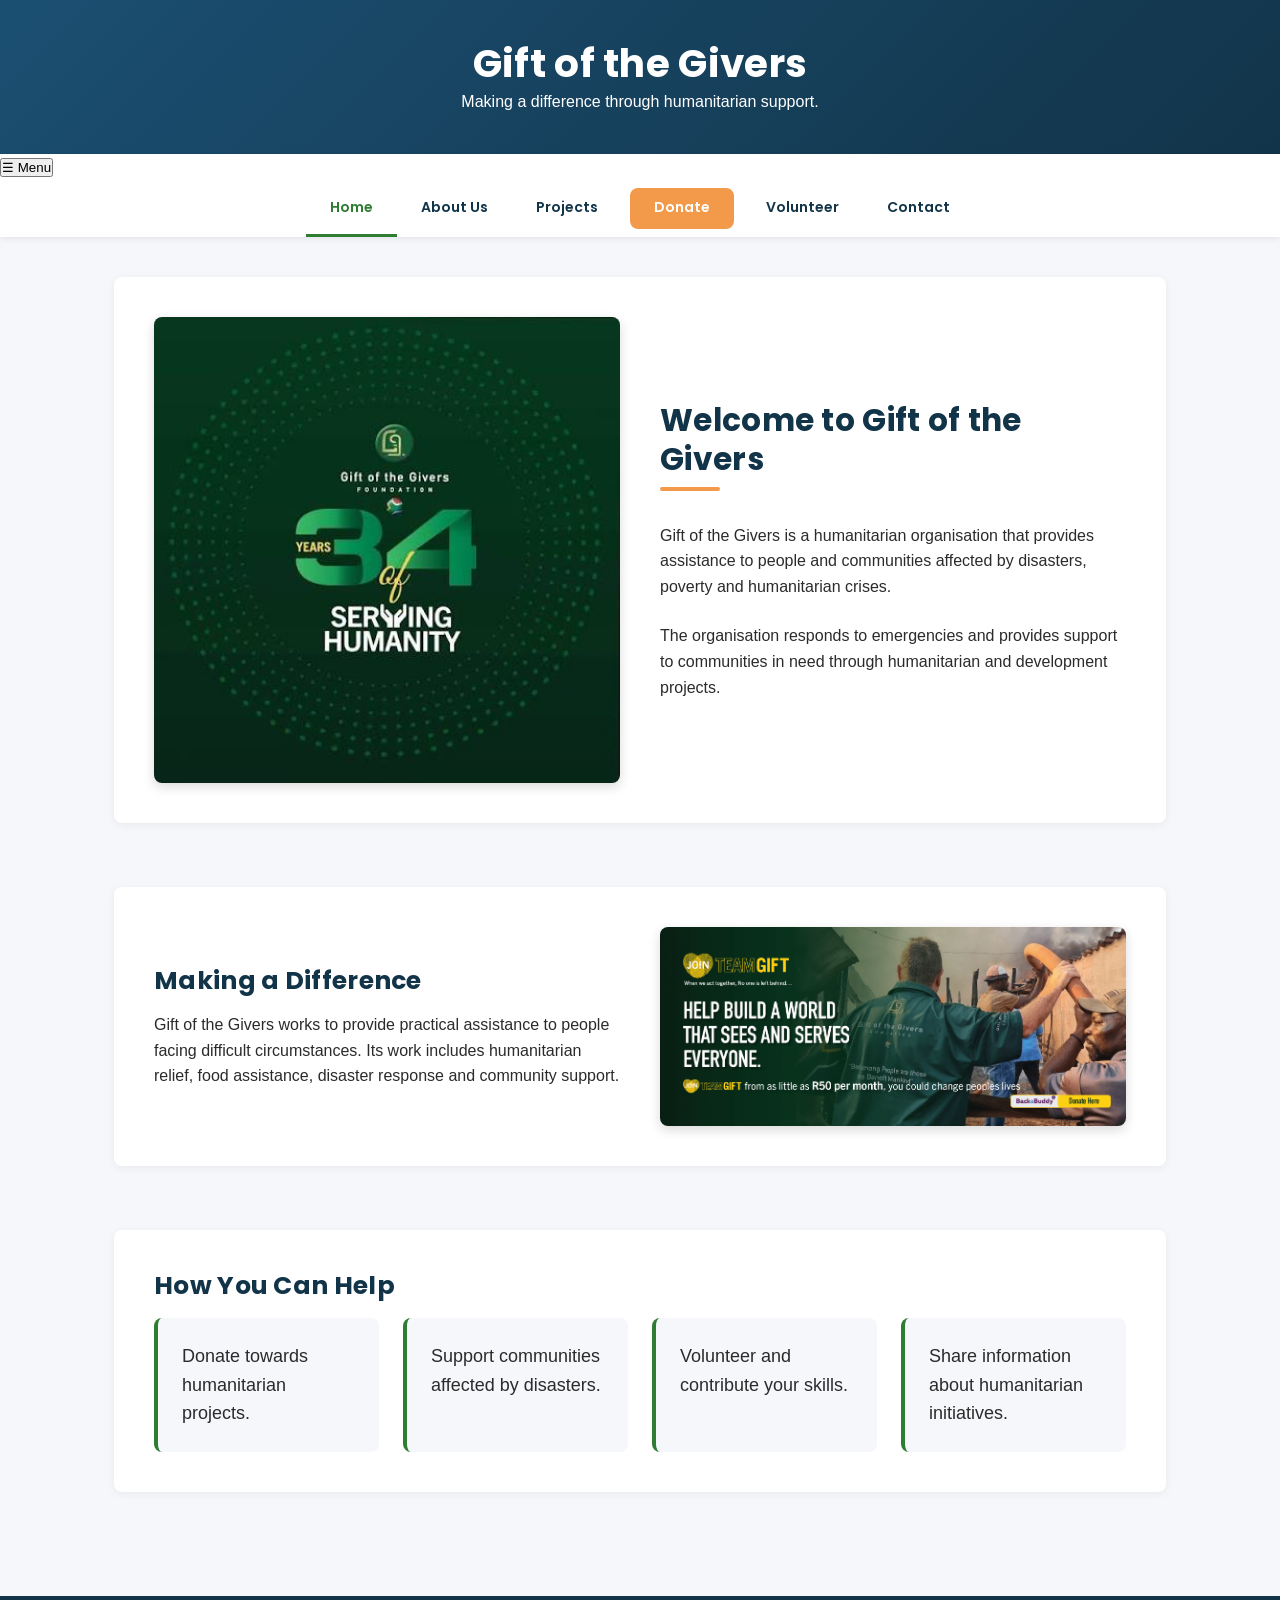
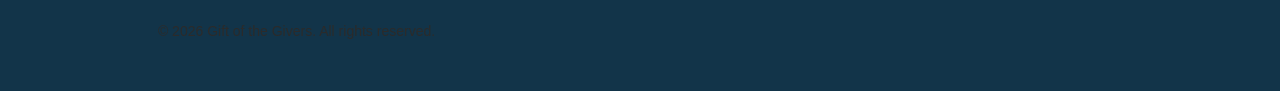
<file: index.html>
<!DOCTYPE html>
<html lang="en">
<head>
    <meta charset="UTF-8">
    <meta name="viewport" content="width=device-width, initial-scale=1.0">
    <title>Gift of the Givers | Home</title>
    <meta name="description" content="Gift of the Givers is a South African humanitarian organisation providing disaster relief, food assistance, and community support. Learn how you can help."> 
    

    <link rel="preconnect" href="https://fonts.googleapis.com">
    <link rel="preconnect" href="https://fonts.gstatic.com" crossorigin>
    <link href="https://fonts.googleapis.com/css2?family=Poppins:wght@400;600;700&display=swap" rel="stylesheet">

    <link rel="stylesheet" href="style.css">
</head>

<body>

    <a href="#main-content" class="skip-link">Skip to content</a>

    <header class="site-header">
        <h1>Gift of the Givers</h1>
        <p>Making a difference through humanitarian support.</p>
    </header>

    <nav class="main-nav">
        <button class="menu-toggle"onclick="toggleMenu()">☰ Menu</button>
        <ul class="nav-list" id="nav-list">
            <li><a href="./index.html" class="nav-link active">Home</a></li>
            <li><a href="./about.html" class="nav-link">About Us</a></li>
            <li><a href="./projects.html" class="nav-link">Projects</a></li>
            <li><a href="./donate.html" class="nav-link btn-donate">Donate</a></li>
            <li><a href="./volunteer.html" class="nav-link">Volunteer</a></li>
            <li><a href="./contact.html" class="nav-link">Contact</a></li>
        </ul>
    </nav>

    <main id="main-content">

        <section class="content-block">
            <div class="content-block__image">
                <img src="logo.jpg"Gift of the Givers Hero Image" width="600" height="400">
            </div>
            <div class="content-block__text">
                <h2>Welcome to Gift of the Givers</h2>
                <p>
                    Gift of the Givers is a humanitarian organisation that provides
                    assistance to people and communities affected by disasters,
                    poverty and humanitarian crises.
                </p>
                <p>
                    The organisation responds to emergencies and provides support
                    to communities in need through humanitarian and development
                    projects.
                </p>
            </div>
        </section>

        <section class="content-block reverse">
            <div class="content-block__image">
                <img src="hero.jpg" alt="Making a Difference Image" width="600" height="400">
            </div>
            <div class="content-block__text">
                <h3>Making a Difference</h3>
                <p>
                    Gift of the Givers works to provide practical assistance to
                    people facing difficult circumstances. Its work includes
                    humanitarian relief, food assistance, disaster response and
                    community support.
                </p>
            </div>
        </section>

        <section class="content-block">
            <div class="content-block__text" style="flex-basis: 100%;">
                <h3>How You Can Help</h3>
                <ul class="info-list">
                    <li>Donate towards humanitarian projects.</li>
                    <li>Support communities affected by disasters.</li>
                    <li>Volunteer and contribute your skills.</li>
                    <li>Share information about humanitarian initiatives.</li>
                </ul>
            </div>
        </section>

    </main>

    <footer class="site-footer">
        <p>&copy; 2026 Gift of the Givers. All rights reserved.</p>
    </footer>
    <script src="script.js"></script>

</body>
</html>
</file>
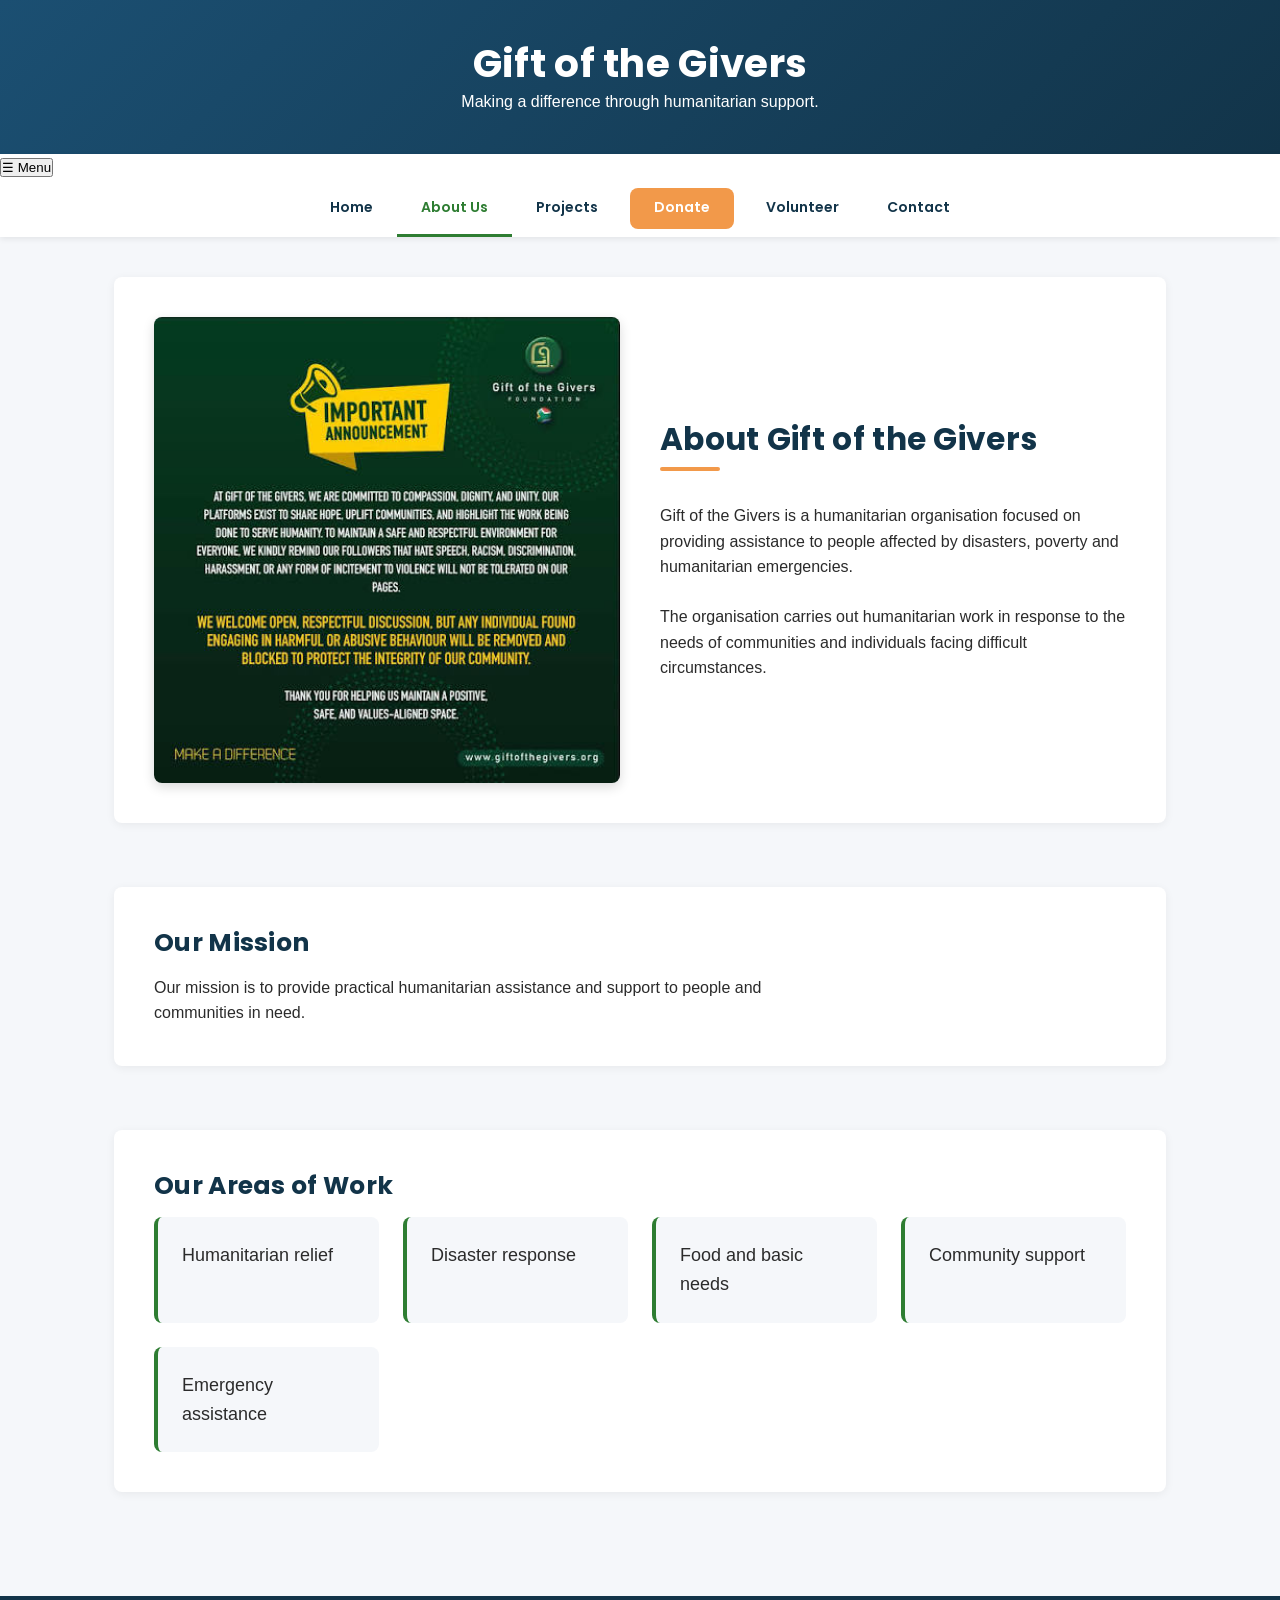
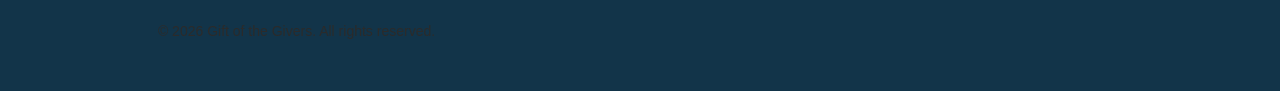
<file: about.html>
<!DOCTYPE html>
<html lang="en">
<head>
    <meta charset="UTF-8">
    <meta name="viewport" content="width=device-width, initial-scale=1.0">
    <title>Gift of the Givers | About Us</title>
    <meta name="description" content="Learn about Gift of the Givers, our mission, our history of serving humanity, and our various areas of humanitarian work.">
    <link rel="preconnect" href="https://fonts.googleapis.com">
    <link rel="preconnect" href="https://fonts.gstatic.com" crossorigin>
    <link href="https://fonts.googleapis.com/css2?family=Poppins:wght@400;600;700&display=swap" rel="stylesheet">

    <link rel="stylesheet" href="style.css">
</head>

<body>

    <a href="#main-content" class="skip-link">Skip to content</a>

    <!-- Header Section -->
    <header class="site-header">
        <h1>Gift of the Givers</h1>
        <p>Making a difference through humanitarian support.</p>
    </header>


    <nav class="main-nav">
         <button class="menu-toggle" onclick="toggleMenu()">☰ Menu</button>

        <ul class="nav-list" id=nav-list">
            <li><a href="./index.html" class="nav-link">Home</a></li>
            <li><a href="./about.html" class="nav-link active">About Us</a></li>
            <li><a href="./projects.html" class="nav-link">Projects</a></li>
            <li><a href="./donate.html" class="nav-link btn-donate">Donate</a></li>
            <li><a href="./volunteer.html" class="nav-link">Volunteer</a></li>
            <li><a href="./contact.html" class="nav-link">Contact</a></li>
        </ul>
    </nav>


    <main id="main-content">

        <section class="content-block">
            <div class="content-block__image">
                <img src="about.jpg" alt="Gift of the Givers About Image" width="600" height="400">
            </div>
            <div class="content-block__text">
                <h2>About Gift of the Givers</h2>
                <p>
                    Gift of the Givers is a humanitarian organisation focused on
                    providing assistance to people affected by disasters,
                    poverty and humanitarian emergencies.
                </p>
                <p>
                    The organisation carries out humanitarian work in response to
                    the needs of communities and individuals facing difficult
                    circumstances.
                </p>
            </div>
        </section>

        <section class="content-block reverse">
            <div class="content-block__text" style="flex-basis: 100%;">
                <h3>Our Mission</h3>
                <p>
                    Our mission is to provide practical humanitarian assistance
                    and support to people and communities in need.
                </p>
            </div>
        </section>

        <section class="content-block">
            <div class="content-block__text" style="flex-basis: 100%;">
                <h3>Our Areas of Work</h3>
                <ul class="info-list">
                    <li>Humanitarian relief</li>
                    <li>Disaster response</li>
                    <li>Food and basic needs</li>
                    <li>Community support</li>
                    <li>Emergency assistance</li>
                </ul>
            </div>
        </section>

    </main>

    
    <footer class="site-footer">
        <p>&copy; 2026 Gift of the Givers. All rights reserved.</p>
    </footer>
     <script src="script.js"></script>


</body>
</html>
</file>
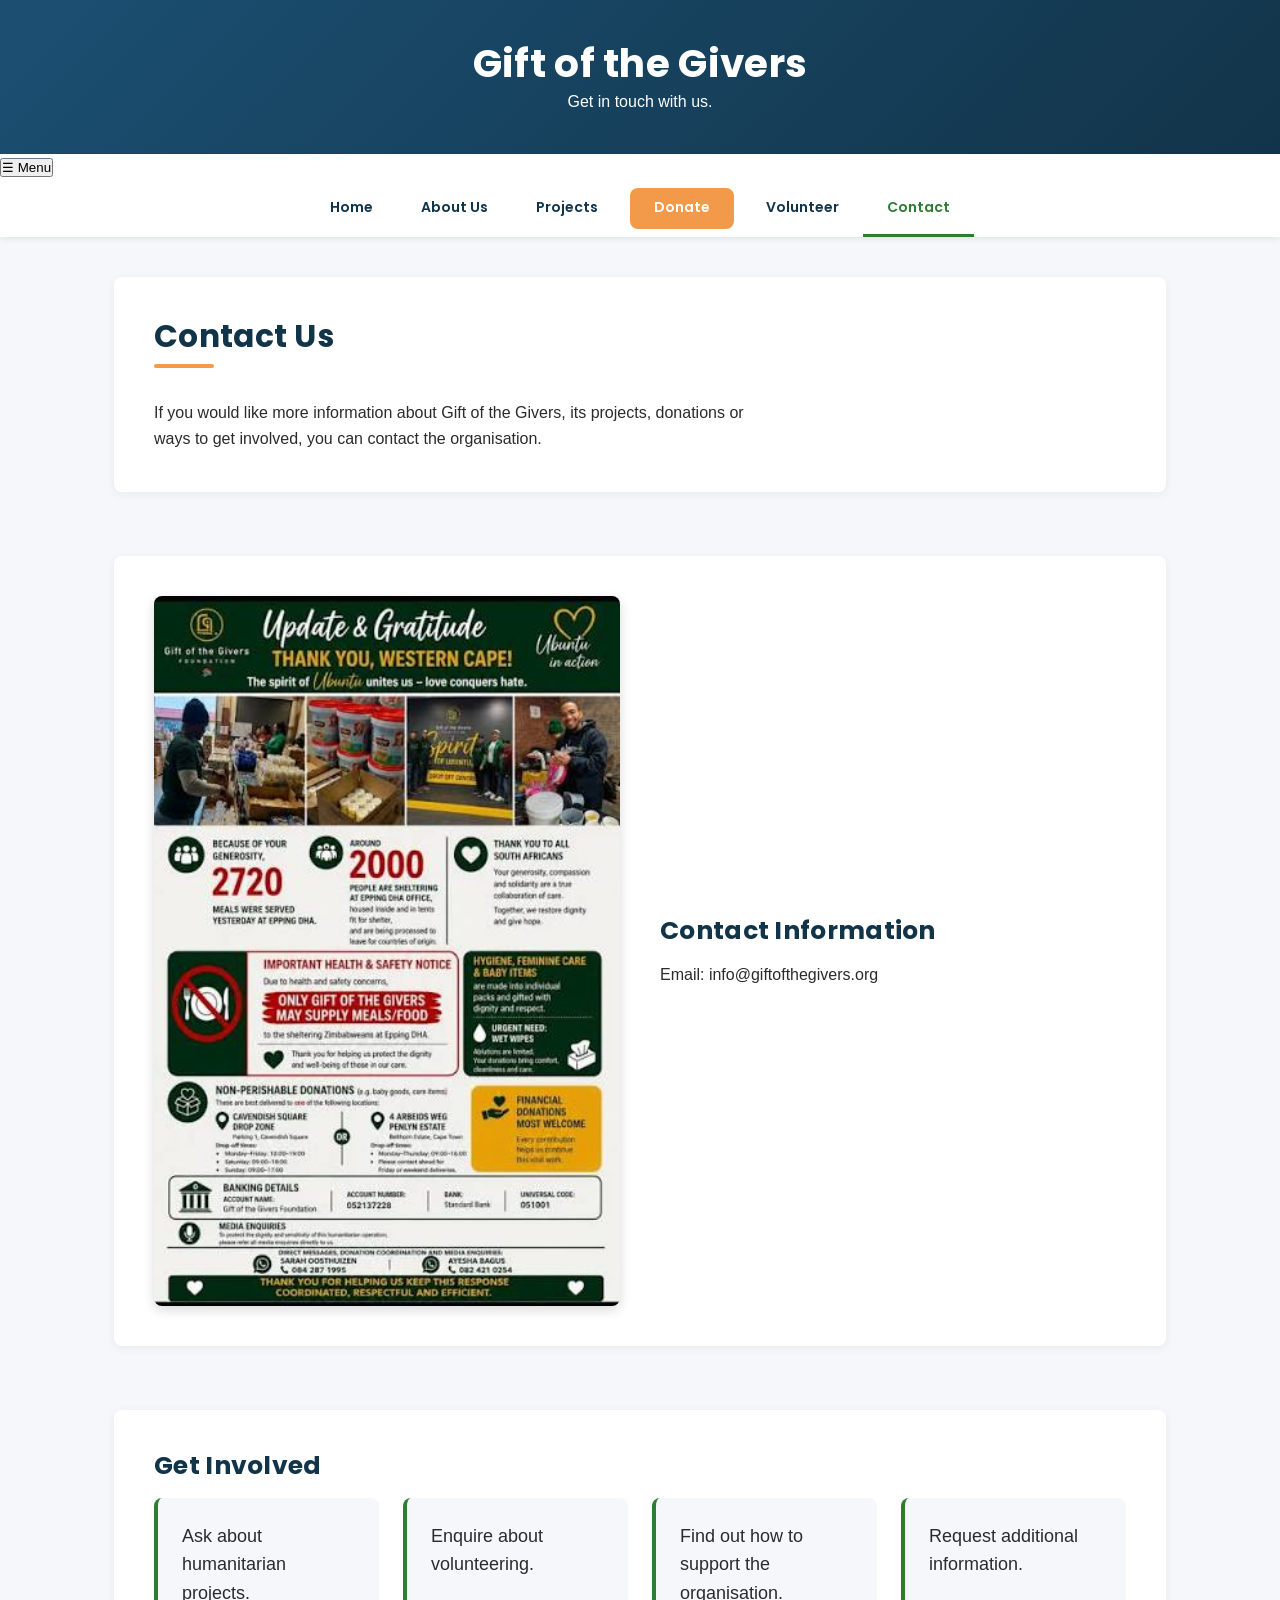
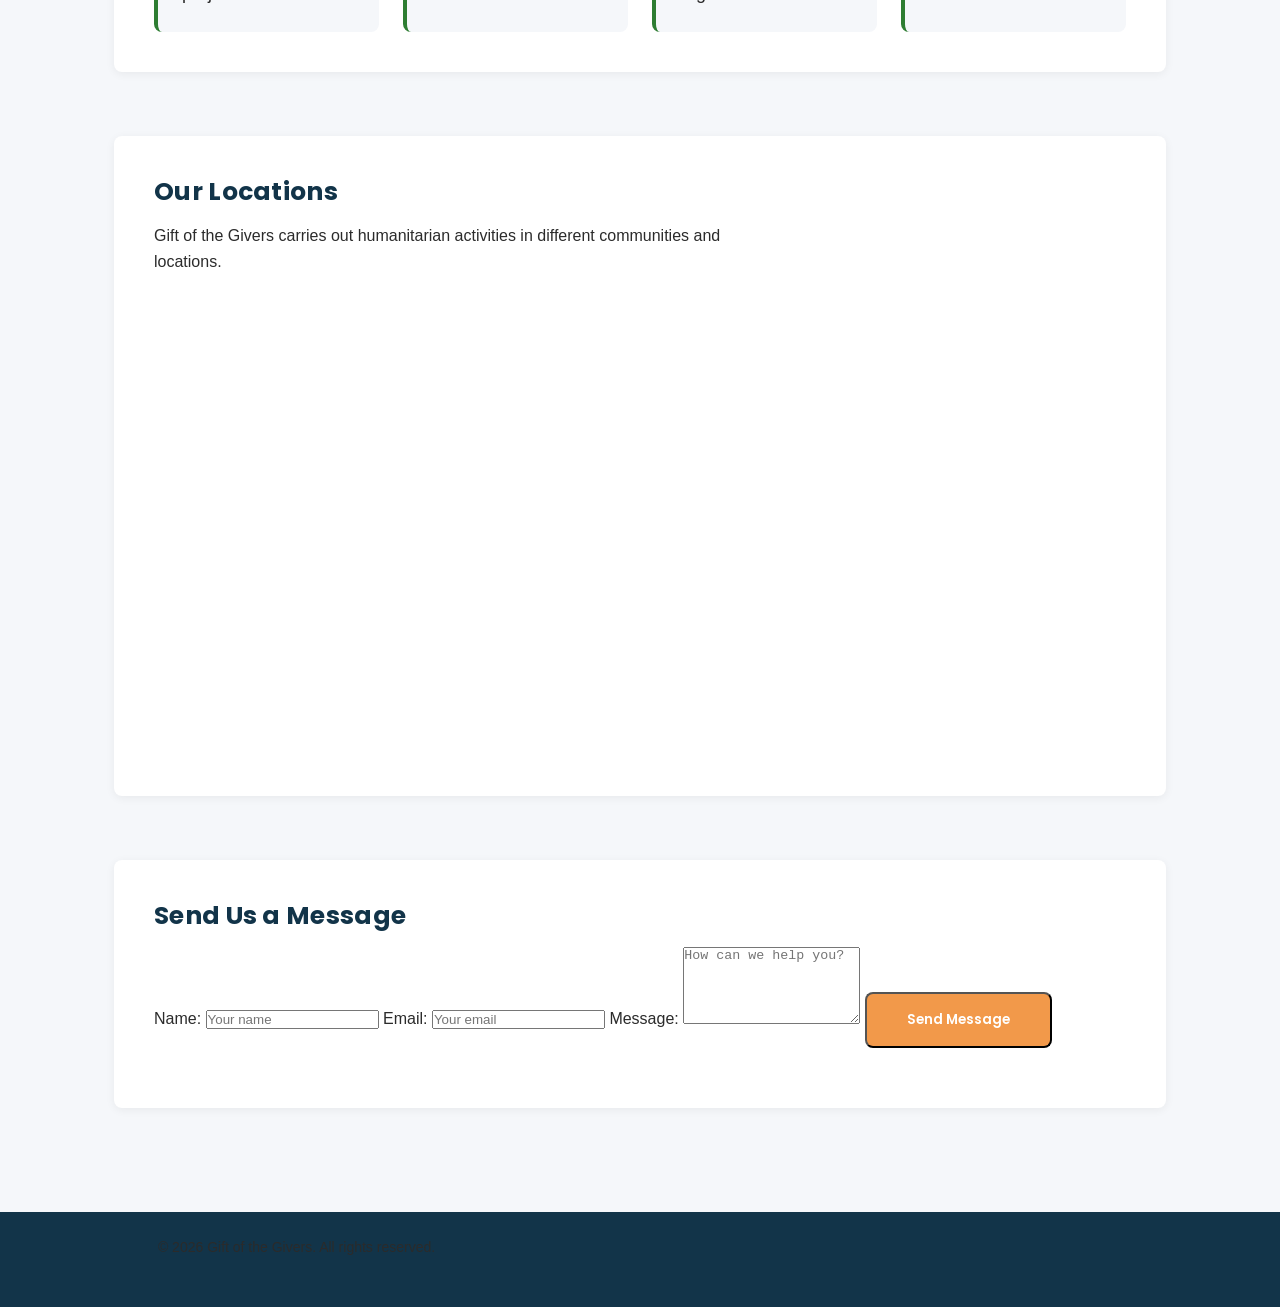
<file: contact.html>
<!DOCTYPE html>
<html lang="en">
<head>
    <meta charset="UTF-8">
    <meta name="viewport" content="width=device-width, initial-scale=1.0">
    <title>Gift of the Givers | Contact</title>
    <meta name="description" content="Get in touch with Gift of the Givers. Find our contact details, office locations, and learn how to reach out for assistance or enquiries.">


    <link rel="preconnect" href="https://fonts.googleapis.com">
    <link rel="preconnect" href="https://fonts.gstatic.com" crossorigin>
    <link href="https://fonts.googleapis.com/css2?family=Poppins:wght@400;600;700&display=swap" rel="stylesheet">

    <link rel="stylesheet" href="style.css">
</head>

<body>

    <a href="#main-content" class="skip-link">Skip to content</a>

    <!-- Header Section -->
    <header class="site-header">
        <h1>Gift of the Givers</h1>
        <p>Get in touch with us.</p>
    </header>

    
    <nav class="main-nav">
          <button class="menu-toggle" onclick="toggleMenu()">☰ Menu</button>
        <ul class="nav-list" id="nav-list">
            <li><a href="./index.html" class="nav-link">Home</a></li>
            <li><a href="./about.html" class="nav-link">About Us</a></li>
            <li><a href="./projects.html" class="nav-link">Projects</a></li>
            <li><a href="./donate.html" class="nav-link btn-donate">Donate</a></li>
            <li><a href="./volunteer.html" class="nav-link">Volunteer</a></li>
            <li><a href="./contact.html" class="nav-link active">Contact</a></li>
        </ul>
    </nav>

    <main id="main-content">

        <section class="content-block">
            <div class="content-block__text" style="flex-basis: 100%;">
                <h2>Contact Us</h2>
                <p>
                    If you would like more information about Gift of the Givers,
                    its projects, donations or ways to get involved, you can
                    contact the organisation.
                </p>
            </div>
        </section>

        <section class="content-block">
            <div class="content-block__image">
                <img src="contact.jpg" alt="Gift of the Givers Contact Image" width="600" height="400">
            </div>
            <div class="content-block__text">
                <h3>Contact Information</h3>
                <p>
                    Email: info@giftofthegivers.org
                </p>
            </div>
        </section>

        <section class="content-block reverse">
            <div class="content-block__text" style="flex-basis: 100%;">
                <h3>Get Involved</h3>
                <ul class="info-list">
                    <li>Ask about humanitarian projects.</li>
                    <li>Enquire about volunteering.</li>
                    <li>Find out how to support the organisation.</li>
                    <li>Request additional information.</li>
                </ul>
            </div>
        </section>

        <section class="content-block">
            <div class="content-block__text" style="flex-basis: 100%;">
                <h3>Our Locations</h3>
                <p>
                    Gift of the Givers carries out humanitarian activities in
                    different communities and locations.
                </p>

            <iframe src="https://www.google.com/maps/embed?pb=!1m16!1m12!1m3!1d105986.31600856427!2d18.60918998059614!3d-33.88778981871691!2m3!1f0!2f0!3f0!3m2!1i1024!2i768!4f13.1!2m1!1sgift%20of%20givers%20head%20office!5e0!3m2!1sen!2sza!4v1793647973336!5m2!1sen!2sza" width="600" height="450" style="border:0;" allowfullscreen="" loading="lazy" referrerpolicy="strict-origin-when-cross-origin"></iframe>
                
            </div>
        </section>
<!-- Contact Form -->
<section class="content-block">
    <div class="content-block__text" style="flex-basis: 100%;">
        <h3>Send Us a Message</h3>
       
        <form id="contactForm">
            <label for="c-name">Name:</label>
            <input type="text" id="c-name" required placeholder="Your name">
           
            <label for="c-email">Email:</label>
            <input type="email" id="c-email" required placeholder="Your email">
           
            <label for="c-message">Message:</label>
            <textarea id="c-message" rows="5" required placeholder="How can we help you?"></textarea>
           
            <button type="submit" class="btn" style="margin-top: 15px;">Send Message</button>
        </form>
       
        <!-- This div will show the success message -->
        <div id="contactResponse" style="margin-top: 20px; font-weight: bold; color: var(--color-secondary);"></div>
    </div>
</section> 

    </main>

    <footer class="site-footer">
        <p>&copy; 2026 Gift of the Givers. All rights reserved.</p>
    </footer>
    <script src="script.js"></script>


</body>
</html>
</file>
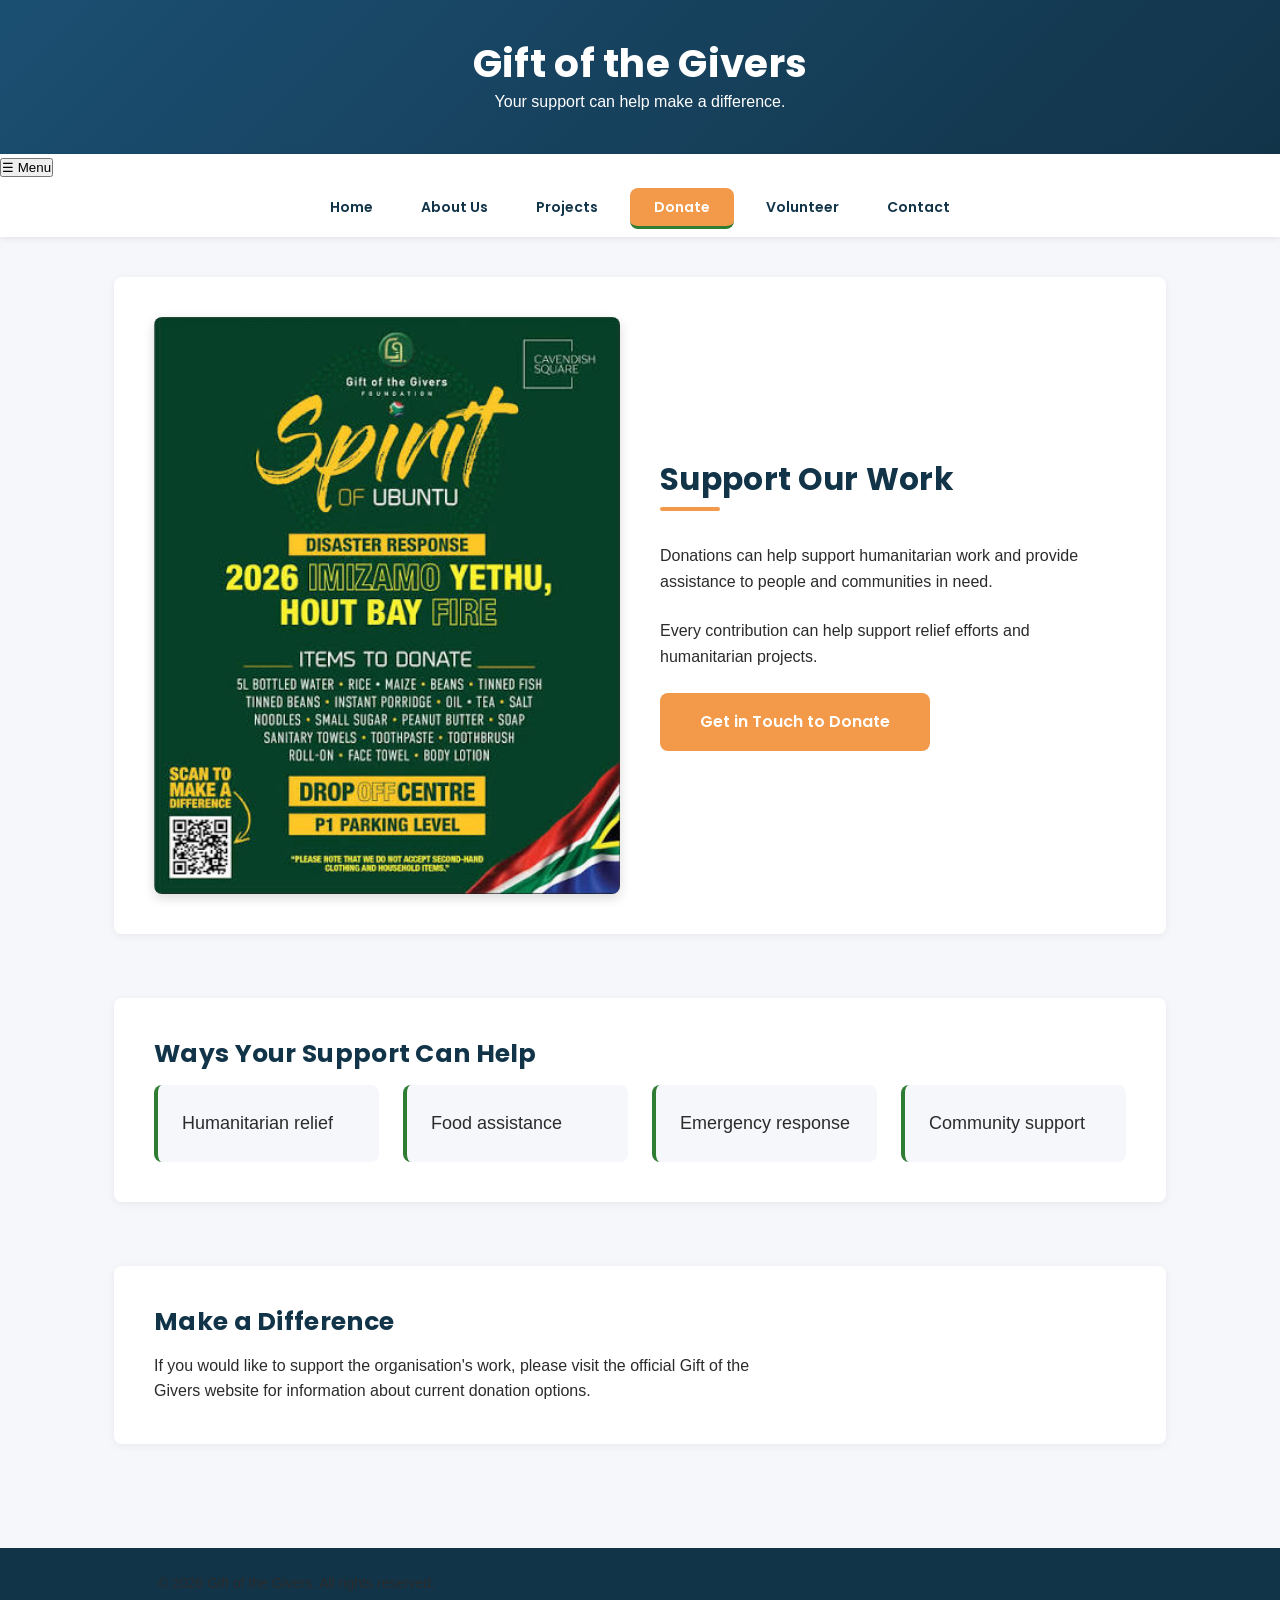
<file: donate.html>
<!DOCTYPE html>
<html lang="en">
<head>
    <meta charset="UTF-8">
    <meta name="viewport" content="width=device-width, initial-scale=1.0">
    <title>Gift of the Givers | Donate</title>
     <meta name="description" content="Support Gift of the Givers by making a donation. Your contribution helps provide emergency relief and food assistance to those in need.">

    <link rel="preconnect" href="https://fonts.googleapis.com">
    <link rel="preconnect" href="https://fonts.gstatic.com" crossorigin>
    <link href="https://fonts.googleapis.com/css2?family=Poppins:wght@400;600;700&display=swap" rel="stylesheet">

    <link rel="stylesheet" href="style.css">
</head>

<body>

    <a href="#main-content" class="skip-link">Skip to content</a>

    
    <header class="site-header">
        <h1>Gift of the Givers</h1>
        <p>Your support can help make a difference.</p>
    </header>

    
    <nav class="main-nav">
         <button class="menu-toggle" onclick="toggleMenu()">☰ Menu</button>
        <ul class="nav-list" id="nav-list">
            <li><a href="./index.html" class="nav-link">Home</a></li>
            <li><a href="./about.html" class="nav-link">About Us</a></li>
            <li><a href="./projects.html" class="nav-link">Projects</a></li>
            <li><a href="./donate.html" class="nav-link btn-donate active">Donate</a></li>
            <li><a href="./volunteer.html" class="nav-link">Volunteer</a></li>
            <li><a href="./contact.html" class="nav-link">Contact</a></li>
        </ul>
    </nav>

    
    <main id="main-content">

        <section class="content-block">
            <div class="content-block__image">
                <img src="donation.jpg" alt="Gift of the Givers Donate Image" width="600" height="400">
            </div>
            <div class="content-block__text">
                <h2>Support Our Work</h2>
                <p>
                    Donations can help support humanitarian work and provide
                    assistance to people and communities in need.
                </p>
                <p>
                    Every contribution can help support relief efforts and
                    humanitarian projects.
                </p>
                <a href="./contact.html" class="btn">Get in Touch to Donate</a>
            </div>
        </section>

        <section class="content-block reverse">
            <div class="content-block__text" style="flex-basis: 100%;">
                <h3>Ways Your Support Can Help</h3>
                <ul class="info-list">
                    <li>Humanitarian relief</li>
                    <li>Food assistance</li>
                    <li>Emergency response</li>
                    <li>Community support</li>
                </ul>
            </div>
        </section>

        <section class="content-block">
            <div class="content-block__text" style="flex-basis: 100%;">
                <h3>Make a Difference</h3>
                <p>
                    If you would like to support the organisation's work, please
                    visit the official Gift of the Givers website for information
                    about current donation options.
                </p>
            </div>
        </section>

    </main>

    <!-- Footer Section -->
    <footer class="site-footer">
        <p>&copy; 2026 Gift of the Givers. All rights reserved.</p>
    </footer>
     <script src="script.js"></script>


</body>
</html>
</file>
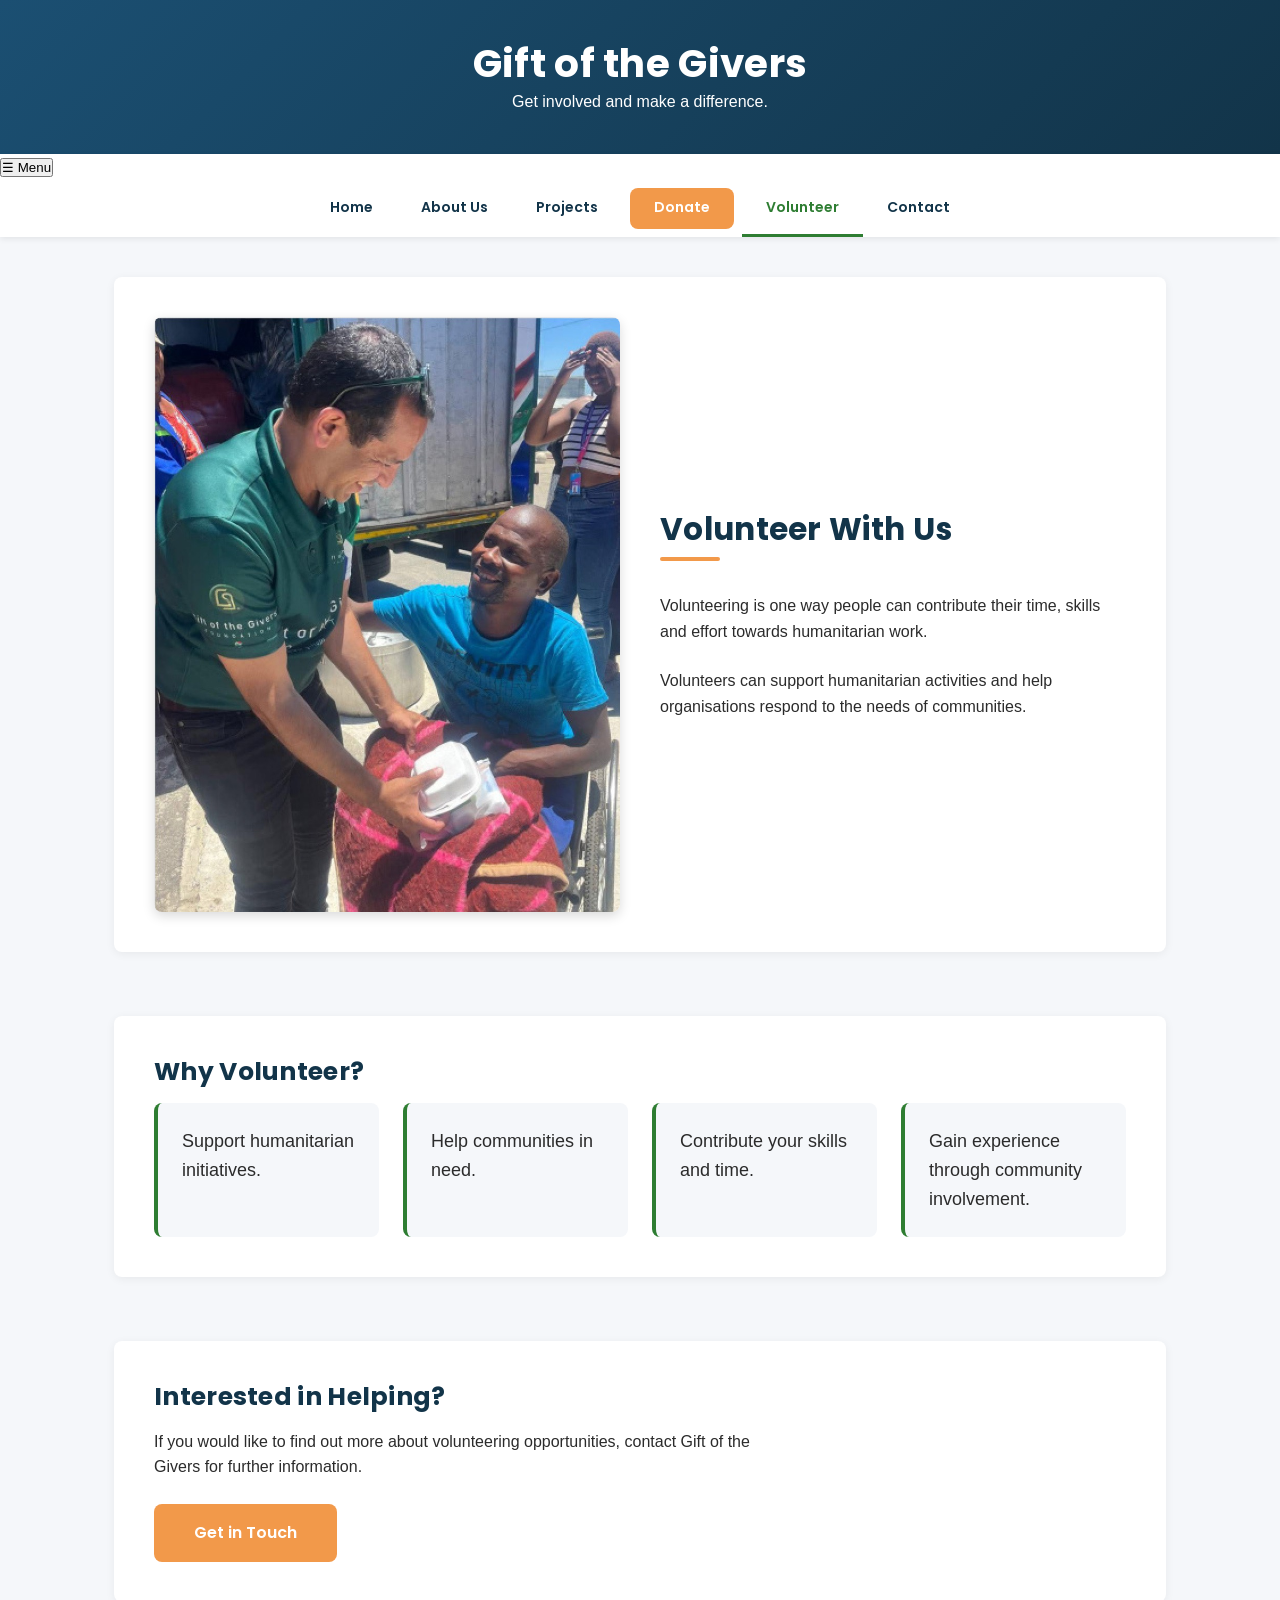
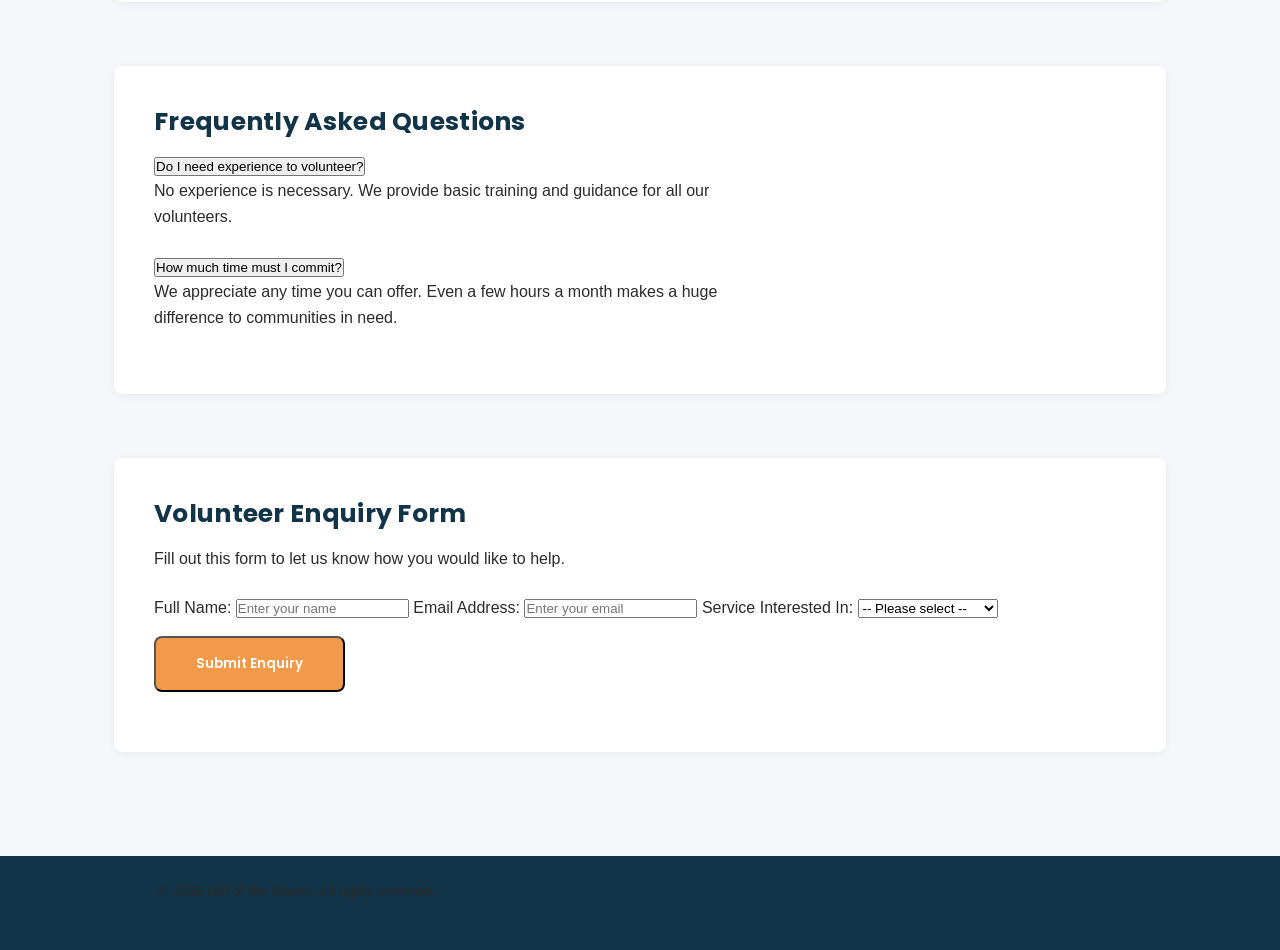
<file: volunteer.html>
<!DOCTYPE html>
<html lang="en">
<head>
    <meta charset="UTF-8">
    <meta name="viewport" content="width=device-width, initial-scale=1.0">
    <title>Gift of the Givers | Volunteer</title>
    <meta name="description" content="Become a volunteer with Gift of the Givers. Find out how you can contribute your time and skills to help communities in need.">
    <link rel="preconnect" href="https://fonts.googleapis.com">
    <link rel="preconnect" href="https://fonts.gstatic.com" crossorigin>
    <link href="https://fonts.googleapis.com/css2?family=Poppins:wght@400;600;700&display=swap" rel="stylesheet">

    <link rel="stylesheet" href="style.css">
</head>

<body>

    <a href="#main-content" class="skip-link">Skip to content</a>

    
    <header class="site-header">
        <h1>Gift of the Givers</h1>
        <p>Get involved and make a difference.</p>
    </header>

    
  <nav class="main-nav">
    <button class="menu-toggle" onclick="toggleMenu()">☰ Menu</button>
    <ul class="nav-list" id="nav-list">
        <li><a href="index.html" class="nav-link">Home</a></li>
        <li><a href="about.html" class="nav-link">About Us</a></li>
        <li><a href="projects.html" class="nav-link">Projects</a></li>
        <li><a href="donate.html" class="nav-link btn-donate">Donate</a></li>
        <li><a href="volunteer.html" class="nav-link active">Volunteer</a></li>
        <li><a href="contact.html" class="nav-link">Contact</a></li>
    </ul>
</nav> 

    
    <main id="main-content">

        <section class="content-block">
            <div class="content-block__image">
                <img src="volunteer.jpg" alt="Gift of the Givers Volunteer Image" width="600" height="400">
            </div>
            <div class="content-block__text">
                <h2>Volunteer With Us</h2>
                <p>
                    Volunteering is one way people can contribute their time,
                    skills and effort towards humanitarian work.
                </p>
                <p>
                    Volunteers can support humanitarian activities and help
                    organisations respond to the needs of communities.
                </p>
            </div>
        </section>

        <!-- Volunteer Opportunities Section -->
        <section class="content-block reverse">
            <div class="content-block__text" style="flex-basis: 100%;">
                <h3>Why Volunteer?</h3>
                <ul class="info-list">
                    <li>Support humanitarian initiatives.</li>
                    <li>Help communities in need.</li>
                    <li>Contribute your skills and time.</li>
                    <li>Gain experience through community involvement.</li>
                </ul>
            </div>
        </section>

        <section class="content-block">
            <div class="content-block__text" style="flex-basis: 100%;">
                <h3>Interested in Helping?</h3>
                <p>
                    If you would like to find out more about volunteering
                    opportunities, contact Gift of the Givers for further
                    information.
                </p>
                <a href="./contact.html" class="btn">Get in Touch</a>
            </div>
        </section>
        
   <!-- Interactive Accordion Section -->
<section class="content-block">
    <div class="content-block__text" style="flex-basis: 100%;">
        <h3>Frequently Asked Questions</h3>
       
        <button class="accordion">Do I need experience to volunteer?</button>
        <div class="panel">
            <p>No experience is necessary. We provide basic training and guidance for all our volunteers.</p>
        </div>

        <button class="accordion">How much time must I commit?</button>
        <div class="panel">
            <p>We appreciate any time you can offer. Even a few hours a month makes a huge difference to communities in need.</p>
        </div>
    </div>
</section> 
        <!-- Volunteer Enquiry Form -->
<section class="content-block">
    <div class="content-block__text" style="flex-basis: 100%;">
        <h3>Volunteer Enquiry Form</h3>
        <p>Fill out this form to let us know how you would like to help.</p>
       
        <form id="enquiryForm">
            <label for="name">Full Name:</label>
            <input type="text" id="name" required placeholder="Enter your name">
           
            <label for="email">Email Address:</label>
            <input type="email" id="email" required placeholder="Enter your email">
           
            <label for="service">Service Interested In:</label>
            <select id="service" required>
                <option value="">-- Please select --</option>
                <option value="food">Food Assistance</option>
                <option value="disaster">Disaster Relief</option>
                <option value="community">Community Support</option>
            </select>
           
            <button type="submit" class="btn" style="margin-top: 15px;">Submit Enquiry</button>
        </form>
       
        <!-- This div will show the success message -->
        <div id="formResponse" style="margin-top: 20px; font-weight: bold; color: var(--color-secondary);"></div>
    </div>
</section> 




    </main>


    <footer class="site-footer">
        <p>&copy; 2026 Gift of the Givers. All rights reserved.</p>
    </footer>
     <script src="script.js"></script>
</body>
</html>
</file>
<file: style.css>
* {
    margin: 0;
    padding: 0;
    box-sizing: border-box;
}

html {
    scroll-behavior: smooth;
}

img {
    max-width: 100%;
    height: auto;
    display: block;
}

ul {
    list-style: none;
}

a {
    text-decoration: none;
    color: inherit;
}

:root {
    --color-primary: #1B4F72;     
    --color-primary-dark: #123449;
    --color-secondary: #2E7D32; 
    --color-accent: #F2994A;     
    --color-accent-dark: #d97f34;
    --color-white: #FFFFFF;
    --color-bg-light: #F5F7FA;
    --color-text: #2B2B2B;
    --color-text-light: #5a6570;


    --font-heading: 'Poppins', 'Segoe UI', sans-serif;
    --font-body: Arial, Helvetica, sans-serif;


    --fs-base: 1rem;      
    --fs-sm: 0.875rem;    
    --fs-md: 1.125rem;   
    --fs-lg: 1.563rem;    
    --fs-xl: 1.953rem;    
    --fs-xxl: 2.441rem;   


    --space-xs: 0.5rem;
    --space-sm: 1rem;
    --space-md: 1.5rem;
    --space-lg: 2.5rem;
    --space-xl: 4rem;

    
    --max-width: 1100px;
    --radius: 8px;
    --transition: 0.2s ease-in-out;
}


body {
    font-family: var(--font-body);
    font-size: var(--fs-base);
    line-height: 1.6;
    color: var(--color-text);
    background-color: var(--color-bg-light);
}

h1, h2, h3, h4 {
    font-family: var(--font-heading);
    font-weight: 700;
    line-height: 1.25;
    color: var(--color-primary-dark);
    letter-spacing: 0.3px;
}

h1 {
    font-size: var(--fs-xxl);
    color: var(--color-white);
}

h2 {
    font-size: var(--fs-xl);
    margin-bottom: var(--space-md);
    position: relative;
    padding-bottom: var(--space-xs);
}


h2::after {
    content: "";
    display: block;
    width: 60px;
    height: 4px;
    margin-top: var(--space-xs);
    background-color: var(--color-accent);
    border-radius: 2px;
}

h3 {
    font-size: var(--fs-lg);
    color: var(--color-secondary);
    margin-bottom: var(--space-sm);
}

p {
    margin-bottom: var(--space-md);
    max-width: 70ch;
    color: var(--color-text);
}

.site-header p {
    color: var(--color-white);
    max-width: none;
    margin-bottom: 0;
}


.skip-link {
    position: absolute;
    left: -999px;
    top: auto;
    background: var(--color-accent);
    color: var(--color-white);
    padding: var(--space-xs) var(--space-sm);
    z-index: 100;
}

.skip-link:focus {
    left: var(--space-sm);
    top: var(--space-sm);
}

.site-header {
    background: linear-gradient(135deg, var(--color-primary), var(--color-primary-dark));
    color: var(--color-white);
    padding: var(--space-lg) var(--space-md);
    text-align: center;
}

.main-nav {
    background-color: var(--color-white);
    box-shadow: 0 2px 6px rgba(0, 0, 0, 0.08);
    position: sticky;
    top: 0;
    z-index: 10;
}

.nav-list {
    display: flex;
    flex-wrap: wrap;
    justify-content: center;
    max-width: var(--max-width);
    margin: 0 auto;
}

.nav-list li {
    display: flex;
}

.nav-link {
    display: block;
    padding: var(--space-sm) var(--space-md);
    font-family: var(--font-heading);
    font-weight: 600;
    font-size: var(--fs-sm);
    color: var(--color-primary-dark);
    border-bottom: 3px solid transparent;
    transition: color var(--transition), border-color var(--transition), background-color var(--transition);
}

/* Pseudo-classes: hover, focus, active state on nav links */
.nav-link:hover,
.nav-link:focus {
    color: var(--color-accent);
    border-bottom-color: var(--color-accent);
    background-color: var(--color-bg-light);
}

.nav-link.active {
    color: var(--color-secondary);
    border-bottom-color: var(--color-secondary);
}

/* The Donate link is styled as a stand-out call-to-action button */
.nav-link.btn-donate {
    background-color: var(--color-accent);
    color: var(--color-white);
    border-radius: var(--radius);
    margin: var(--space-xs);
    padding: var(--space-xs) var(--space-md);
}

.nav-link.btn-donate:hover,
.nav-link.btn-donate:focus {
    background-color: var(--color-accent-dark);
    color: var(--color-white);
    border-bottom-color: transparent;
}

.nav-link.btn-donate:active {
    transform: scale(0.97);
}

main {
    max-width: var(--max-width);
    margin: 0 auto;
    padding: var(--space-lg) var(--space-md);
    display: flex;
    flex-direction: column;
    gap: var(--space-xl);
}

.content-block {
    display: flex;
    flex-wrap: wrap;
    align-items: center;
    gap: var(--space-lg);
    background-color: var(--color-white);
    border-radius: var(--radius);
    padding: var(--space-lg);
    box-shadow: 0 2px 10px rgba(0, 0, 0, 0.06);
}

.content-block__text {
    flex: 1 1 300px;
}

.content-block__image {
    flex: 1 1 300px;
}

.content-block__image img {
    border-radius: var(--radius);
    box-shadow: 0 4px 12px rgba(0, 0, 0, 0.15);
}

.content-block.reverse {
    flex-direction: row-reverse;
}

/* Feature / project lists laid out as a responsive CSS Grid of cards */
.info-list {
    display: grid;
    grid-template-columns: repeat(auto-fit, minmax(220px, 1fr));
    gap: var(--space-md);
}

.info-list li {
    background-color: var(--color-bg-light);
    border-left: 4px solid var(--color-secondary);
    border-radius: var(--radius);
    padding: var(--space-md);
    font-size: var(--fs-md);
    transition: transform var(--transition), box-shadow var(--transition);
}

.info-list li:hover,
.info-list li:focus-within {
    transform: translateY(-4px);
    box-shadow: 0 6px 14px rgba(0, 0, 0, 0.1);
}


/* --------------------------------------------------------------------------
   6. VISUAL STYLES
   -------------------------------------------------------------------------- */
.content-block h2,
.content-block h3 {
    color: var(--color-primary-dark);
}

.content-block__text > p:last-child {
    margin-bottom: 0;
}

.btn {
    display: inline-block;
    background-color: var(--color-accent);
    color: var(--color-white);
    font-family: var(--font-heading);
    font-weight: 600;
    padding: var(--space-sm) var(--space-lg);
    border-radius: var(--radius);
    transition: background-color var(--transition), transform var(--transition);
}

.btn:hover,
.btn:focus {
    background-color: var(--color-accent-dark);
}

.btn:active {
    transform: scale(0.97);
}

.site-footer {
    background-color: var(--color-primary-dark);
    color: var(--color-white);
    text-align: center;
    padding: var(--space-md);
    font-size: var(--fs-sm);
    margin-top: var(--space-xl);
}

@media (max-width: 1024px) {
    :root {
        --fs-xxl: 2.2rem;
        --fs-xl: 1.75rem;
    }

    main {
        padding: var(--space-md);
        gap: var(--space-lg);
    }

    .content-block {
        padding: var(--space-md);
    }
}

@media (max-width: 600px) {
    :root {
        --fs-xxl: 1.75rem;
        --fs-xl: 1.5rem;
        --fs-lg: 1.25rem;
    }

    .site-header {
        padding: var(--space-md) var(--space-sm);
    }

    .nav-list {
        flex-direction: column;
    }

    .nav-link {
        text-align: center;
        border-bottom: 1px solid var(--color-bg-light);
    }

    .nav-link.btn-donate {
        margin: var(--space-xs) var(--space-sm);
    }

    .content-block,
    .content-block.reverse {
        flex-direction: column;
    }
/* --- Mobile Menu Toggle (Hamburger) --- */
.menu-toggle {
    display: none; /* Hidden on desktop */
    background: none;
    border: none;
    font-size: 1.2rem;
    font-family: var(--font-heading);
    font-weight: 600;
    color: var(--color-primary-dark);
    cursor: pointer;
    padding: 15px;
    width: 100%;
    text-align: right;
}

@media (max-width: 600px) {
    .menu-toggle {
        display: block; /* Show on mobile */
    }
    .nav-list {
        display: none; /* Hide menu by default on mobile */
        flex-direction: column;
        width: 100%;
    }
    .nav-list.active {
        display: flex; /* Show menu when button is clicked */
    }
} 
/* --- Accordion Styles --- */
.accordion {
    background-color: var(--color-bg-light);
    color: var(--color-text);
    cursor: pointer;
    padding: 18px;
    width: 100%;
    border: none;
    text-align: left;
    outline: none;
    font-size: var(--fs-md);
    transition: 0.4s;
    border-bottom: 1px solid #ccc;
    font-family: var(--font-heading);
    font-weight: 600;
}

.accordion:hover, .accordion.active {
    background-color: #e2e8f0;
}

.panel {
    padding: 0 18px;
    display: none;
    background-color: white;
    overflow: hidden;
    border-bottom: 1px solid #ccc;
}

.panel p {
    margin-top: 15px;
} 
/* --- Form Styles --- */
form {
    display: flex;
    flex-direction: column;
    gap: 15px;
    max-width: 500px;
}

form label {
    font-weight: 600;
    font-family: var(--font-heading);
    color: var(--color-primary-dark);
}

form input,
form select,
form textarea {
    width: 100%;
    padding: 10px;
    border: 1px solid #ccc;
    border-radius: var(--radius);
    font-family: var(--font-body);
    font-size: var(--fs-base);
}

form input:focus,
form select:focus,
form textarea:focus {
    outline: none;
    border-color: var(--color-primary);
    box-shadow: 0 0 5px rgba(27, 79, 114, 0.3);
} 
/* --- Gallery Grid --- */
.gallery-grid {
    display: grid;
    grid-template-columns: repeat(auto-fit, minmax(200px, 1fr));
    gap: 15px;
    margin-top: 20px;
}

.gallery-grid img {
    width: 100%;
    height: 200px;
    object-fit: cover; /* Makes all images the same height */
    border-radius: var(--radius);
    cursor: pointer;
    transition: transform 0.3s ease;
}

.gallery-grid img:hover {
    transform: scale(1.05); /* Zoom effect on hover */
} 
    
    main {
        padding: var(--space-sm);
    }
}
</file>
